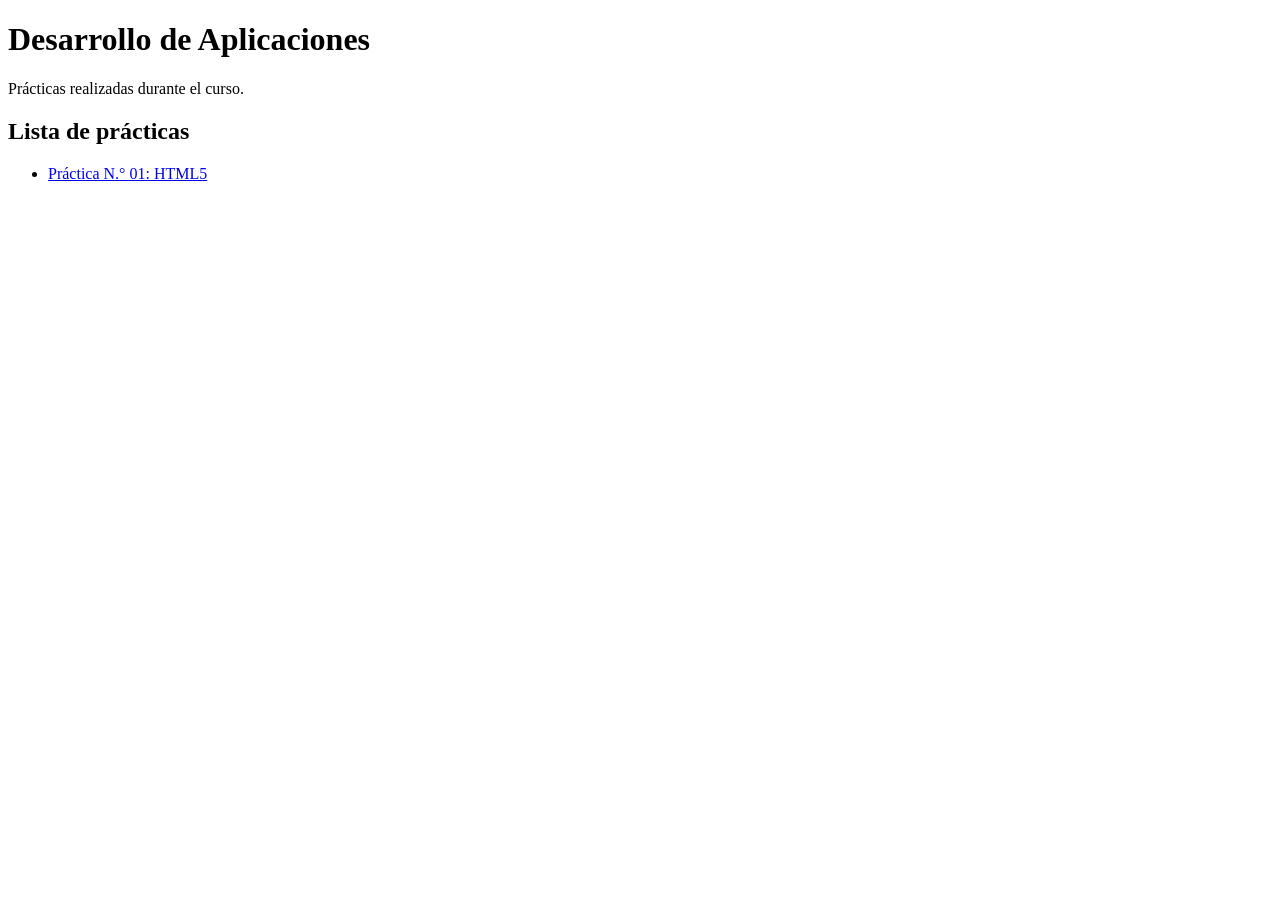
<file: index.html>
<!DOCTYPE html>
<html lang="es">
<head>
  <meta charset="UTF-8">
  <meta name="viewport" content="width=device-width, initial-scale=1.0">
  <title>Desarrollo de Aplicaciones</title>
</head>
<body>
  <header>
    <h1>Desarrollo de Aplicaciones</h1>
    <p>Prácticas realizadas durante el curso.</p>
  </header>

  <main>
    <h2>Lista de prácticas</h2>

    <ul>
      <li>
        <a href="Practica-01/index.html">
          Práctica N.° 01: HTML5
        </a>
      </li>
    </ul>
  </main>

</body>
</html>
</file>
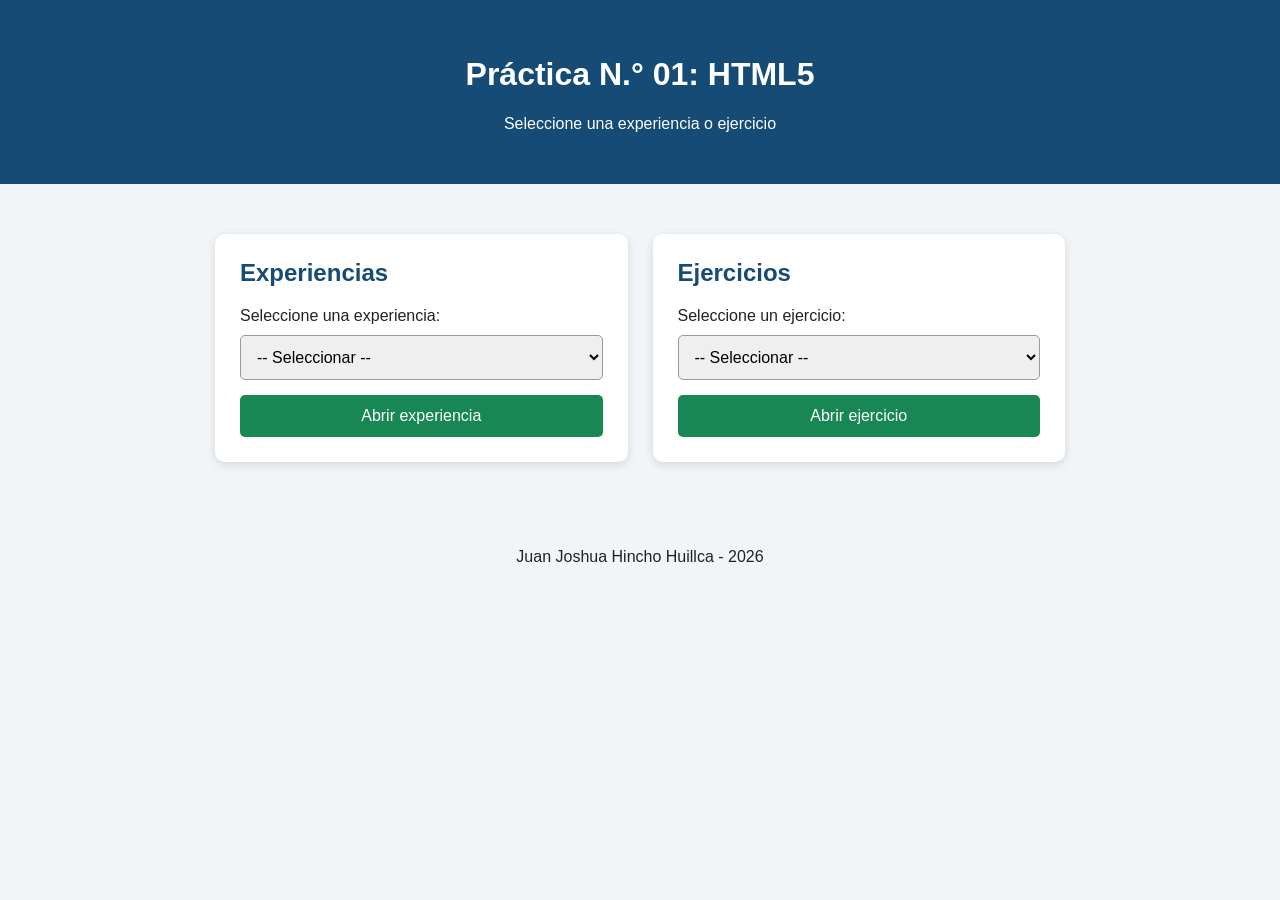
<file: Practica-01/index.html>
<!DOCTYPE html>
<html lang="es">
<head>
  <meta charset="UTF-8">
  <meta name="viewport" content="width=device-width, initial-scale=1.0">

  <meta
    name="description"
    content="Experiencias y ejercicios de la Práctica 01 de HTML5"
  >

  <title>Práctica 01 - HTML5</title>

  <style>
    body {
      font-family: Arial, sans-serif;
      background-color: #f2f5f8;
      margin: 0;
      color: #222;
    }

    header {
      background-color: #164b75;
      color: white;
      padding: 35px 20px;
      text-align: center;
    }

    main {
      max-width: 850px;
      margin: 30px auto;
      padding: 20px;
    }

    .contenedor {
      display: grid;
      grid-template-columns: repeat(auto-fit, minmax(280px, 1fr));
      gap: 25px;
    }

    .tarjeta {
      background-color: white;
      padding: 25px;
      border-radius: 10px;
      box-shadow: 0 3px 10px rgba(0, 0, 0, 0.12);
    }

    .tarjeta h2 {
      color: #164b75;
      margin-top: 0;
    }

    select {
      width: 100%;
      padding: 12px;
      margin-top: 10px;
      border: 1px solid #999;
      border-radius: 5px;
      font-size: 16px;
    }

    button {
      width: 100%;
      margin-top: 15px;
      padding: 12px;
      border: none;
      border-radius: 5px;
      background-color: #198754;
      color: white;
      font-size: 16px;
      cursor: pointer;
    }

    button:hover {
      background-color: #12663f;
    }

    footer {
      text-align: center;
      padding: 20px;
    }
  </style>
</head>

<body>

  <header>
    <h1>Práctica N.° 01: HTML5</h1>
    <p>Seleccione una experiencia o ejercicio</p>
  </header>

  <main>
    <div class="contenedor">

      <section class="tarjeta">
        <h2>Experiencias</h2>

        <label for="experiencia">
          Seleccione una experiencia:
        </label>

        <select id="experiencia">
          <option value="">-- Seleccionar --</option>

          <option value="Experiencias/Experiencia-01/index.html">
            Experiencia 01: Elementos HTML
          </option>

          <option value="Experiencias/Experiencia-02/index.html">
            Experiencia 02: Formularios
          </option>

          <option value="Experiencias/Experiencia-03/index.html">
            Experiencia 03: Tablas
          </option>

          <option value="Experiencias/Experiencia-04/index.html">
            Experiencia 04: Metadata
          </option>
        </select>

        <button type="button" onclick="abrirExperiencia()">
          Abrir experiencia
        </button>
      </section>

      <section class="tarjeta">
        <h2>Ejercicios</h2>

        <label for="ejercicio">
          Seleccione un ejercicio:
        </label>

        <select id="ejercicio">
          <option value="">-- Seleccionar --</option>

          <option value="Ejercicios/Ejercicio-01/index.html">
            Ejercicio 01: Portafolio personal
          </option>

          <option value="Ejercicios/Ejercicio-02/index.html">
            Ejercicio 02: Formulario de registro
          </option>

          <option value="Ejercicios/Ejercicio-03/index.html">
            Ejercicio 03: Página de producto
          </option>
        </select>

        <button type="button" onclick="abrirEjercicio()">
          Abrir ejercicio
        </button>
      </section>

    </div>
  </main>

  <footer>
    <p>Juan Joshua Hincho Huillca - 2026</p>
  </footer>

  <script>
    function abrirExperiencia() {
      const ruta = document.getElementById("experiencia").value;

      if (ruta === "") {
        alert("Seleccione una experiencia.");
        return;
      }

      window.location.href = ruta;
    }

    function abrirEjercicio() {
      const ruta = document.getElementById("ejercicio").value;

      if (ruta === "") {
        alert("Seleccione un ejercicio.");
        return;
      }

      window.location.href = ruta;
    }
  </script>

</body>
</html>
</file>
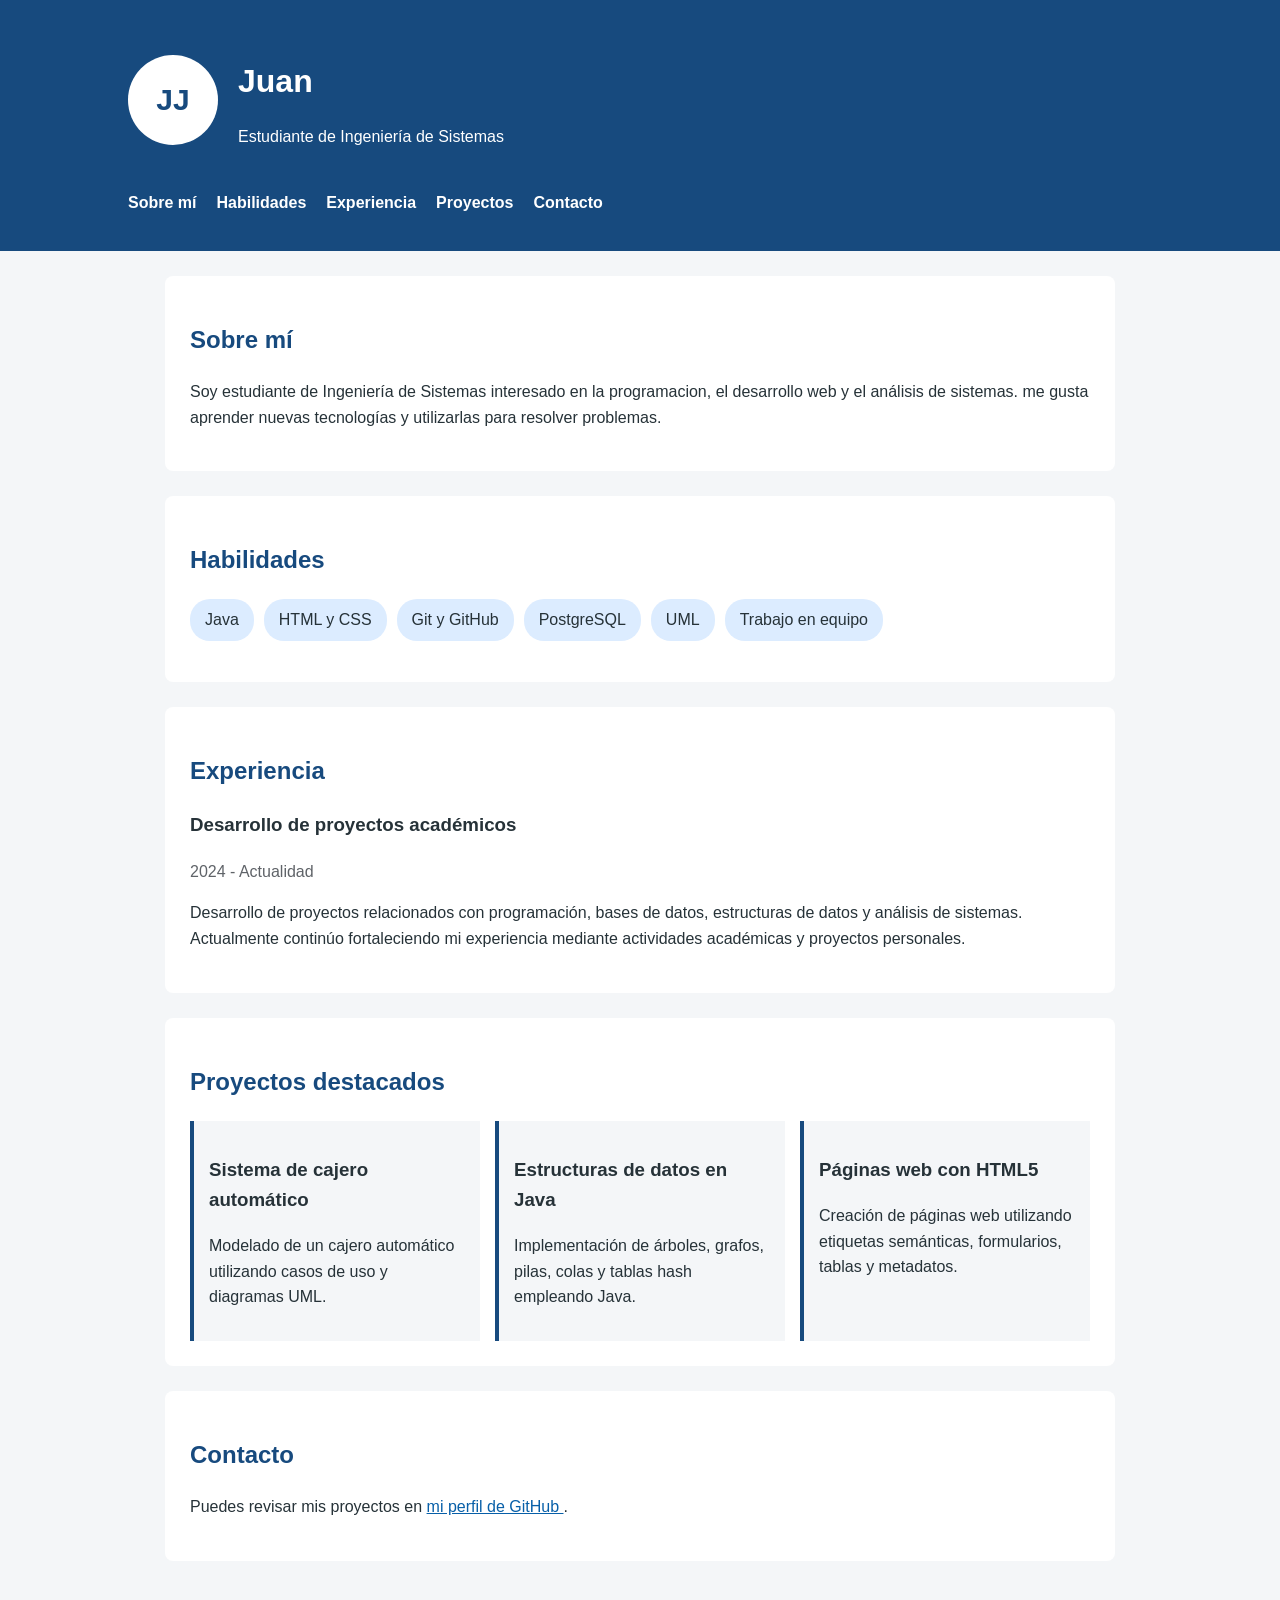
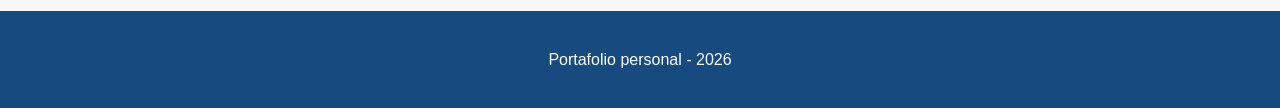
<file: Practica-01/Ejercicios/Ejercicio-01/index.html>
<!DOCTYPE html>
<html lang="es">
<head>
    <meta charset="UTF-8">
    <meta name="viewport" content="width=device-width, initial-scale=1.0">

    <title>Portafolio | Personal</title>

    <meta name="description"
          content="Portafolio de Juan Joshua , estudiante de Ingeniería de Sistemas con conocimientos en programación y desarrollo web.">

    <meta name="author" content="Juan Joshua Hincho Huillca">

    <link rel="stylesheet" href="estilos.css">
</head>

<body>
    <a class="saltar" href="#contenido">Saltar al contenido</a>

    <header>
        <div class="presentacion">
            <div class="iniciales" aria-hidden="true">JJ</div>

            <div>
                <h1>Juan </h1>
                <p>Estudiante de Ingeniería de Sistemas</p>
            </div>
        </div>

        <nav aria-label="Navegación principal">
            <a href="#sobre-mi">Sobre mí</a>
            <a href="#habilidades">Habilidades</a>
            <a href="#experiencia">Experiencia</a>
            <a href="#proyectos">Proyectos</a>
            <a href="#contacto">Contacto</a>
        </nav>
    </header>

    <main id="contenido">
        <section id="sobre-mi">
            <h2>Sobre mí</h2>

            <p>
                Soy estudiante de Ingeniería de Sistemas interesado en la
                programacion, el desarrollo web y el análisis de sistemas.
                me gusta aprender nuevas tecnologías y utilizarlas para
                resolver problemas.
            </p>
        </section>

        <section id="habilidades">
            <h2>Habilidades</h2>

            <ul class="habilidades">
                <li>Java</li>
                <li>HTML y CSS</li>
                <li>Git y GitHub</li>
                <li>PostgreSQL</li>
                <li>UML</li>
                <li>Trabajo en equipo</li>
            </ul>
        </section>

        <section id="experiencia">
            <h2>Experiencia</h2>

            <article>
                <h3>Desarrollo de proyectos académicos</h3>
                <p class="fecha">2024 - Actualidad</p>

                <p>
                    Desarrollo de proyectos relacionados con programación,
                    bases de datos, estructuras de datos y análisis de sistemas.
                    Actualmente continúo fortaleciendo mi experiencia mediante
                    actividades académicas y proyectos personales.
                </p>
            </article>
        </section>

        <section id="proyectos">
            <h2>Proyectos destacados</h2>

            <div class="proyectos">
                <article>
                    <h3>Sistema de cajero automático</h3>
                    <p>
                        Modelado de un cajero automático utilizando casos de
                        uso y diagramas UML.
                    </p>
                </article>

                <article>
                    <h3>Estructuras de datos en Java</h3>
                    <p>
                        Implementación de árboles, grafos, pilas, colas y
                        tablas hash empleando Java.
                    </p>
                </article>

                <article>
                    <h3>Páginas web con HTML5</h3>
                    <p>
                        Creación de páginas web utilizando etiquetas
                        semánticas, formularios, tablas y metadatos.
                    </p>
                </article>
            </div>
        </section>

        <section id="contacto">
            <h2>Contacto</h2>

            <p>
                Puedes revisar mis proyectos en
                <a href="https://github.com/Joshua8801"
                   target="_blank"
                   rel="noopener noreferrer">
                    mi perfil de GitHub
                </a>.
            </p>
        </section>
    </main>

    <footer>
        <p>Portafolio personal - 2026</p>
    </footer>
</body>
</html>
</file>
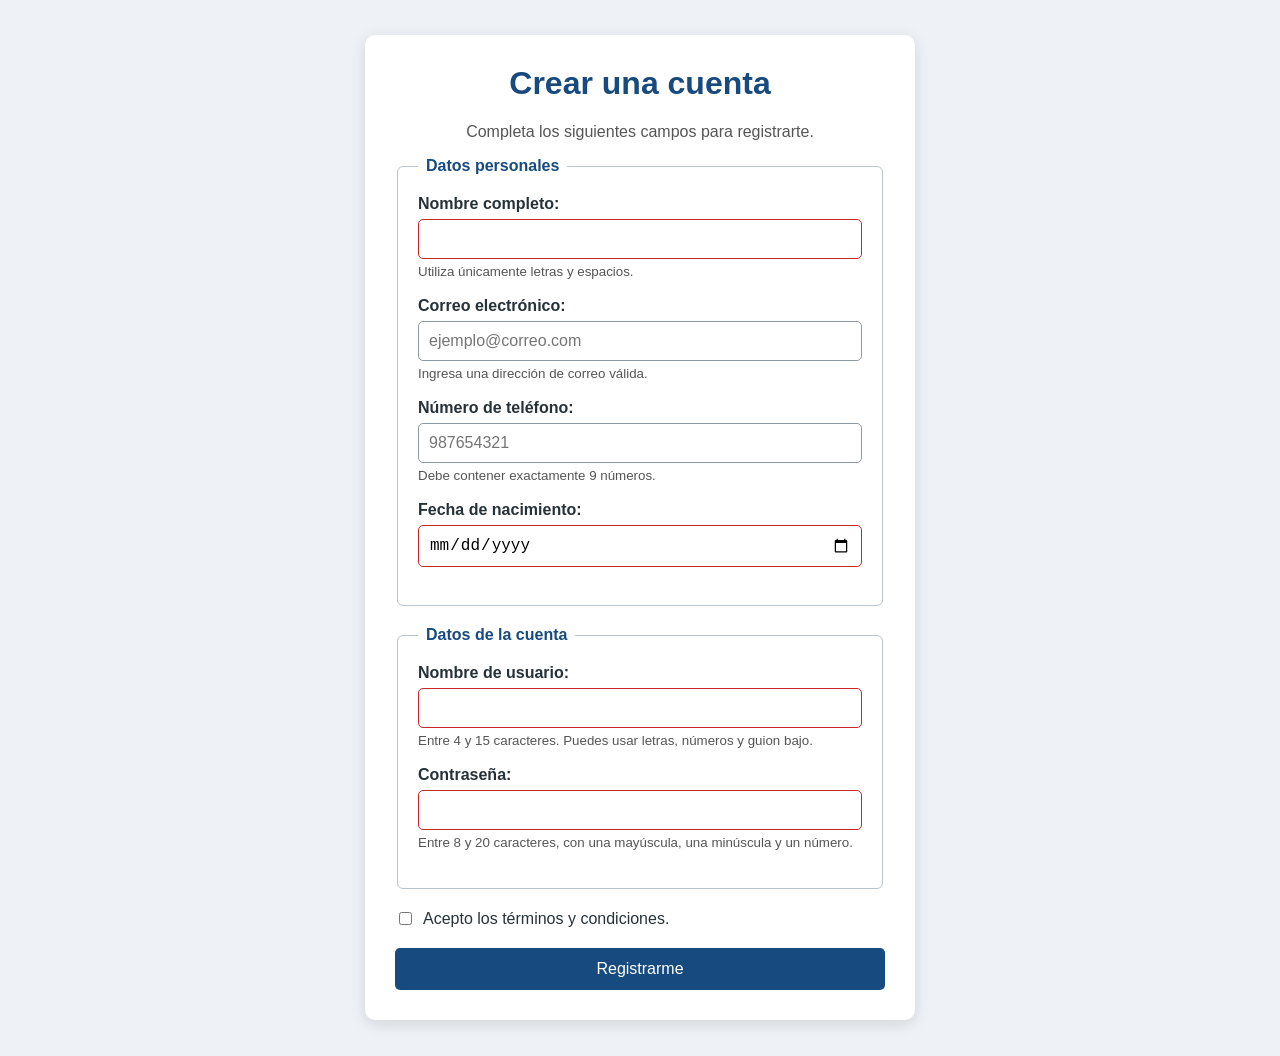
<file: Practica-01/Ejercicios/Ejercicio-02/index.html>
<!DOCTYPE html>
<html lang="es">
<head>
    <meta charset="UTF-8">
    <meta name="viewport" content="width=device-width, initial-scale=1.0">

    <title>Formulario de registro</title>

    <link rel="stylesheet" href="estilos.css">
</head>

<body>
    <main>
        <form action="#" method="post">
            <h1>Crear una cuenta</h1>

            <p class="indicacion">
                Completa los siguientes campos para registrarte.
            </p>

            <fieldset>
                <legend>Datos personales</legend>

                <div class="campo">
                    <label for="nombre">Nombre completo:</label>

                    <input type="text"
                           id="nombre"
                           name="nombre"
                           required
                           minlength="3"
                           maxlength="50"
                           pattern="[A-Za-zÁÉÍÓÚáéíóúÑñ ]+"
                           title="Ingresa únicamente letras y espacios">

                    <small>Utiliza únicamente letras y espacios.</small>
                </div>

                <div class="campo">
                    <label for="correo">Correo electrónico:</label>

                    <input type="email"
                           id="correo"
                           name="correo"
                           required
                           maxlength="80"
                           placeholder="ejemplo@correo.com">

                    <small>Ingresa una dirección de correo válida.</small>
                </div>

                <div class="campo">
                    <label for="telefono">Número de teléfono:</label>

                    <input type="tel"
                           id="telefono"
                           name="telefono"
                           required
                           pattern="[0-9]{9}"
                           minlength="9"
                           maxlength="9"
                           placeholder="987654321"
                           title="El teléfono debe contener 9 números">

                    <small>Debe contener exactamente 9 números.</small>
                </div>

                <div class="campo">
                    <label for="fecha">Fecha de nacimiento:</label>

                    <input type="date"
                           id="fecha"
                           name="fecha"
                           required>
                </div>
            </fieldset>

            <fieldset>
                <legend>Datos de la cuenta</legend>

                <div class="campo">
                    <label for="usuario">Nombre de usuario:</label>

                    <input type="text"
                           id="usuario"
                           name="usuario"
                           required
                           minlength="4"
                           maxlength="15"
                           pattern="[A-Za-z0-9_]+"
                           title="Utiliza letras, números o guion bajo">

                    <small>
                        Entre 4 y 15 caracteres. Puedes usar letras, números
                        y guion bajo.
                    </small>
                </div>

                <div class="campo">
                    <label for="contrasena">Contraseña:</label>

                    <input type="password"
                           id="contrasena"
                           name="contrasena"
                           required
                           minlength="8"
                           maxlength="20"
                           pattern="(?=.*[a-z])(?=.*[A-Z])(?=.*[0-9]).{8,20}"
                           title="Debe incluir una mayúscula, una minúscula y un número">

                    <small>
                        Entre 8 y 20 caracteres, con una mayúscula,
                        una minúscula y un número.
                    </small>
                </div>
            </fieldset>

            <div class="terminos">
                <input type="checkbox"
                       id="terminos"
                       name="terminos"
                       required>

                <label for="terminos">
                    Acepto los términos y condiciones.
                </label>
            </div>

            <button type="submit">Registrarme</button>
        </form>
    </main>
</body>
</html>
</file>
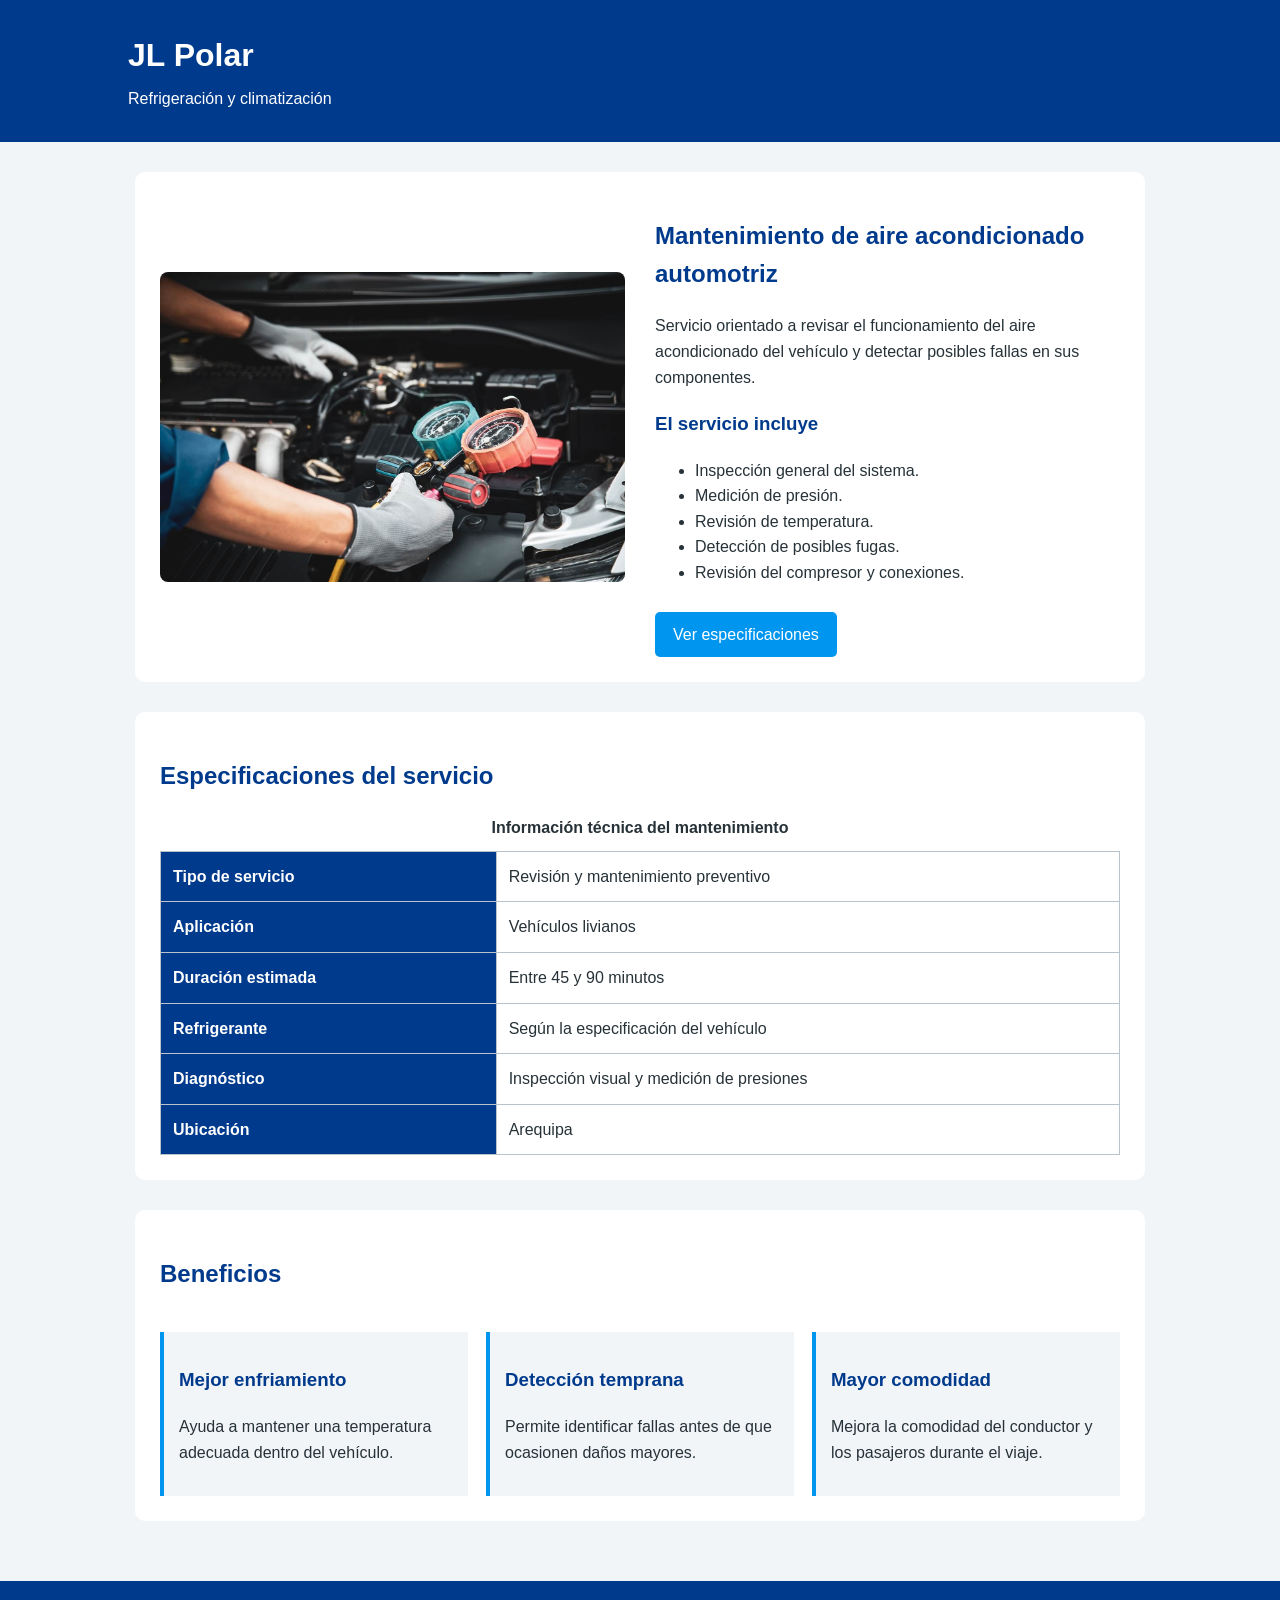
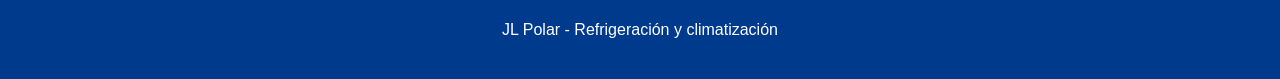
<file: Practica-01/Ejercicios/Ejercicio-03/index.html>
<!DOCTYPE html>
<html lang="es">
<head>
    <meta charset="UTF-8">
    <meta name="viewport" content="width=device-width, initial-scale=1.0">

    <title>Mantenimiento de aire acondicionado | JL Polar</title>

    <meta name="description"
          content="Servicio de revisión y mantenimiento de aire acondicionado automotriz en Arequipa.">

    <!-- Open Graph -->
    <meta property="og:title"
          content="Mantenimiento de aire acondicionado - JL Polar">

    <meta property="og:type"
          content="website">

    <meta property="og:description"
          content="Revisión y mantenimiento del sistema de aire acondicionado de tu vehículo.">

    <meta property="og:image"
          content="https://joshua8801.github.io/Desarrollo-de-Aplicacion/Practica-01/Ejercicios/Ejercicio-03-Producto/imagenes/servicio-aire-acondicionado.jpg">

    <meta property="og:url"
          content="https://joshua8801.github.io/Desarrollo-de-Aplicacion/Practica-01/Ejercicios/Ejercicio-03-Producto/">

    <!-- Twitter Card -->
    <meta name="twitter:card"
          content="summary_large_image">

    <meta name="twitter:title"
          content="Mantenimiento de aire acondicionado - JL Polar">

    <meta name="twitter:description"
          content="Servicio de revisión y mantenimiento de aire acondicionado automotriz.">

    <meta name="twitter:image"
          content="https://joshua8801.github.io/Desarrollo-de-Aplicacion/Practica-01/Ejercicios/Ejercicio-03-Producto/imagenes/servicio-aire-acondicionado.jpg">

    <link rel="stylesheet" href="estilos.css">
</head>

<body>
    <header>
        <h1>JL Polar</h1>
        <p>Refrigeración y climatización</p>
    </header>

    <main>
        <section class="servicio">
            <div class="imagen">
                <img src="imagenes/servicio-aire-acondicionado.jpg"
                     alt="Revisión del sistema de aire acondicionado de un automóvil">
            </div>

            <div class="descripcion">
                <h2>Mantenimiento de aire acondicionado automotriz</h2>

                <p>
                    Servicio orientado a revisar el funcionamiento del aire
                    acondicionado del vehículo y detectar posibles fallas en
                    sus componentes.
                </p>

                <h3>El servicio incluye</h3>

                <ul>
                    <li>Inspección general del sistema.</li>
                    <li>Medición de presión.</li>
                    <li>Revisión de temperatura.</li>
                    <li>Detección de posibles fugas.</li>
                    <li>Revisión del compresor y conexiones.</li>
                </ul>

                <a class="boton" href="#especificaciones">
                    Ver especificaciones
                </a>
            </div>
        </section>

        <section id="especificaciones">
            <h2>Especificaciones del servicio</h2>

            <table>
                <caption>
                    Información técnica del mantenimiento
                </caption>

                <tr>
                    <th scope="row">Tipo de servicio</th>
                    <td>Revisión y mantenimiento preventivo</td>
                </tr>

                <tr>
                    <th scope="row">Aplicación</th>
                    <td>Vehículos livianos</td>
                </tr>

                <tr>
                    <th scope="row">Duración estimada</th>
                    <td>Entre 45 y 90 minutos</td>
                </tr>

                <tr>
                    <th scope="row">Refrigerante</th>
                    <td>Según la especificación del vehículo</td>
                </tr>

                <tr>
                    <th scope="row">Diagnóstico</th>
                    <td>Inspección visual y medición de presiones</td>
                </tr>

                <tr>
                    <th scope="row">Ubicación</th>
                    <td>Arequipa</td>
                </tr>
            </table>
        </section>

        <section class="beneficios">
            <h2>Beneficios</h2>

            <article>
                <h3>Mejor enfriamiento</h3>
                <p>
                    Ayuda a mantener una temperatura adecuada dentro del
                    vehículo.
                </p>
            </article>

            <article>
                <h3>Detección temprana</h3>
                <p>
                    Permite identificar fallas antes de que ocasionen daños
                    mayores.
                </p>
            </article>

            <article>
                <h3>Mayor comodidad</h3>
                <p>
                    Mejora la comodidad del conductor y los pasajeros durante
                    el viaje.
                </p>
            </article>
        </section>
    </main>

    <footer>
        <p>JL Polar - Refrigeración y climatización</p>
    </footer>
</body>
</html>
</file>
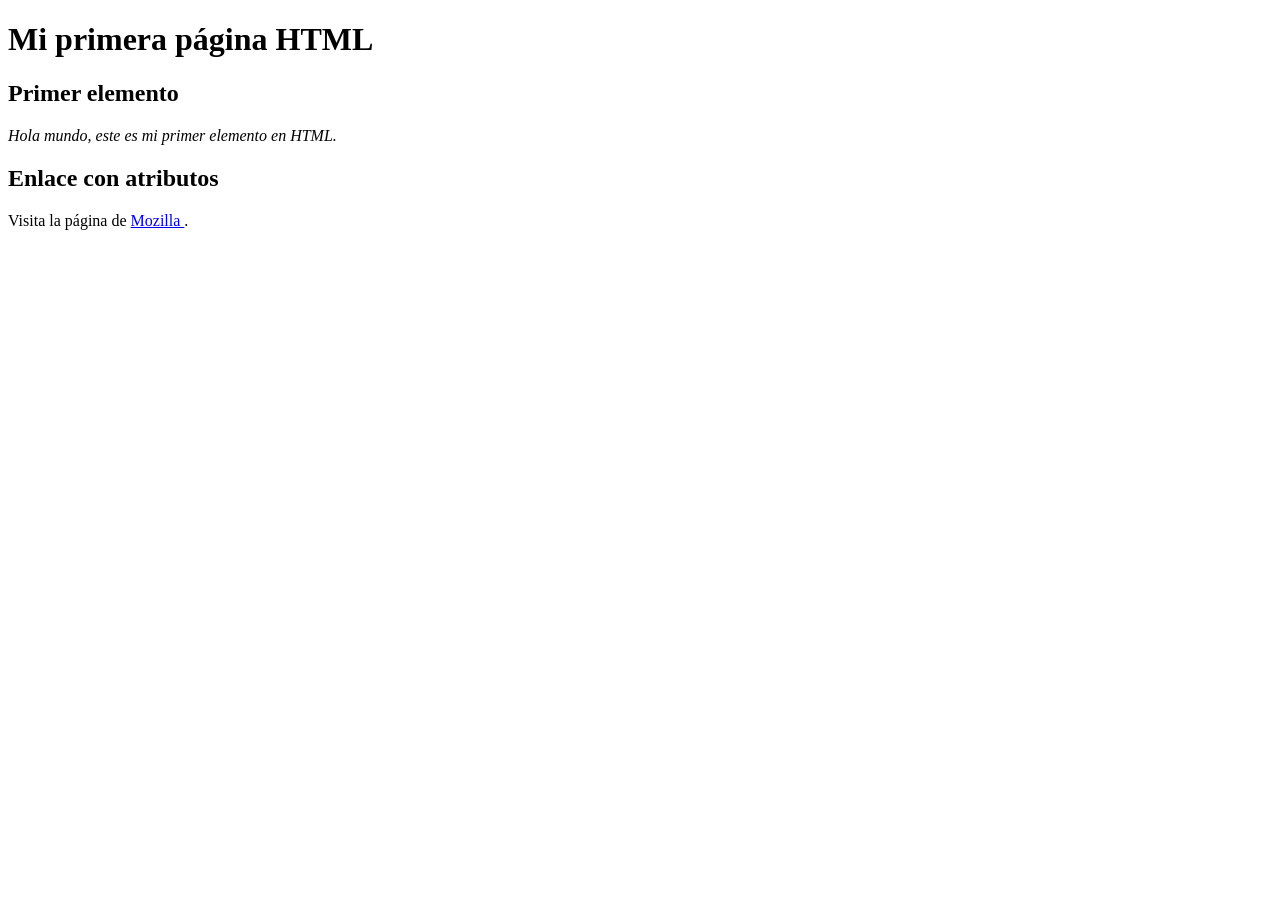
<file: Practica-01/Experiencias/Experiencia-01/index.html>
<!DOCTYPE html>
<html lang="es">
<head>
    <meta charset="UTF-8">
    <meta name="viewport" content="width=device-width, initial-scale=1.0">
    <title>Experiencia 01</title>
</head>

<body>
    <h1>Mi primera página HTML</h1>

    <h2>Primer elemento</h2>

    <p>
        <em>Hola mundo, este es mi primer elemento en HTML.</em>
    </p>

    <h2>Enlace con atributos</h2>

    <p>
        Visita la página de

        <a href="https://www.mozilla.org/"
           title="Página principal de Mozilla"
           target="_blank">
            Mozilla
        </a>.
    </p>
</body>
</html>
</file>
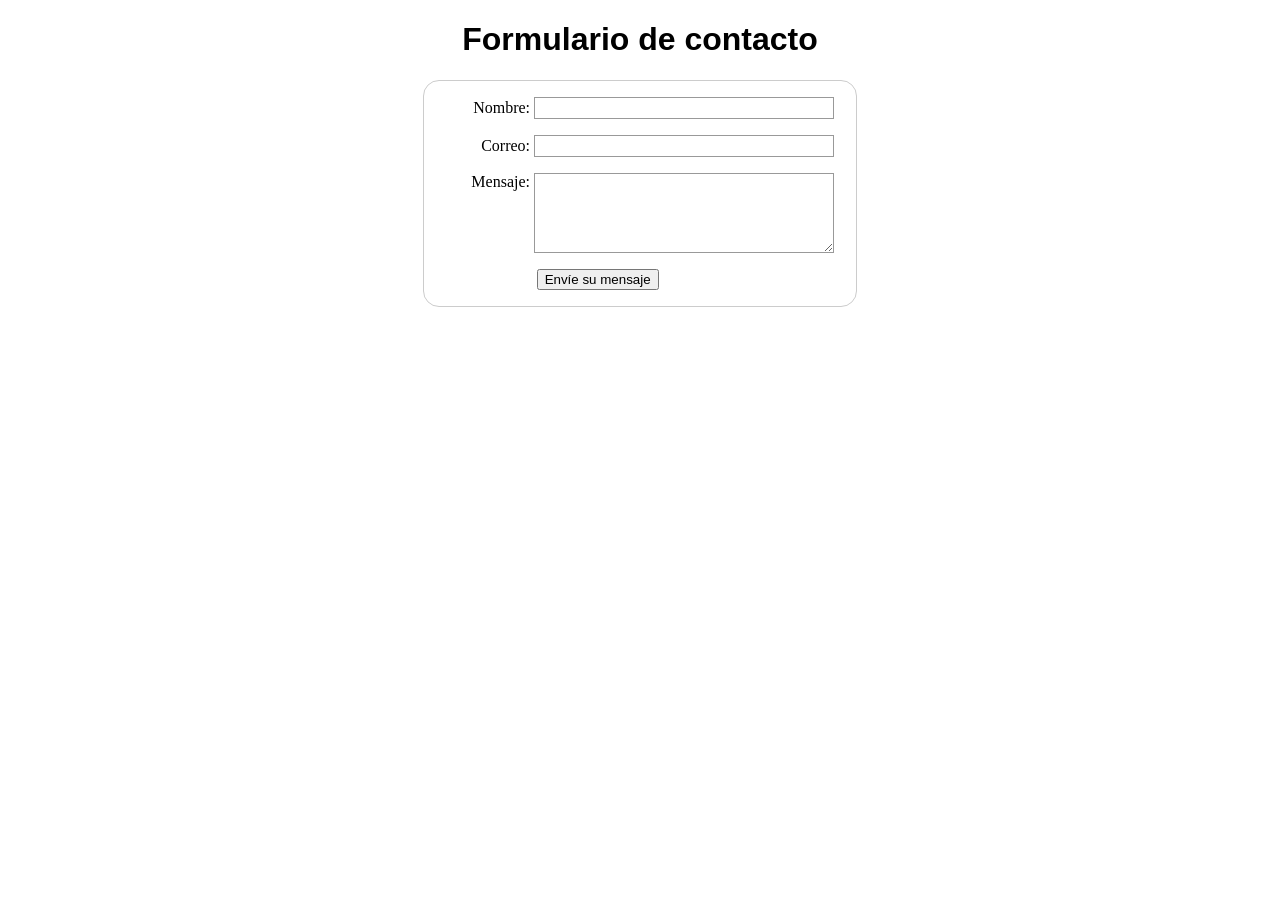
<file: Practica-01/Experiencias/Experiencia-02/index.html>
<!DOCTYPE html>
<html lang="es">
<head>
    <meta charset="UTF-8">
    <title>Formulario web</title>

    <style>

        h1 {
            text-align: center;
            font-family: Arial, sans-serif;
        }
        
        form {
            margin: 0 auto;
            width: 400px;
            padding: 1em;
            border: 1px solid #CCC;
            border-radius: 1em;
        }

        ul {
            list-style: none;
            padding: 0;
            margin: 0;
        }

        form li + li {
            margin-top: 1em;
        }

        label {
            display: inline-block;
            width: 90px;
            text-align: right;
        }

        input,
        textarea {
            font: 1em sans-serif;
            width: 300px;
            box-sizing: border-box;
            border: 1px solid #999;
        }

        input:focus,
        textarea:focus {
            border-color: #000;
        }

        textarea {
            vertical-align: top;
            height: 5em;
        }

        .button {
            padding-left: 90px;
        }

        button {
            margin-left: .5em;
        }
    </style>
</head>

<body>
    <h1>Formulario de contacto</h1>
    <form action="/my-handling-form-page" method="post">
        <ul>
            <li>
                <label for="name">Nombre:</label>
                <input type="text" id="name" name="user_name">
            </li>

            <li>
                <label for="mail">Correo:</label>
                <input type="email" id="mail" name="user_email">
            </li>

            <li>
                <label for="msg">Mensaje:</label>
                <textarea id="msg" name="user_message"></textarea>
            </li>

            <li class="button">
                <button type="submit">Envíe su mensaje</button>
            </li>
        </ul>
    </form>
</body>
</html>
</file>
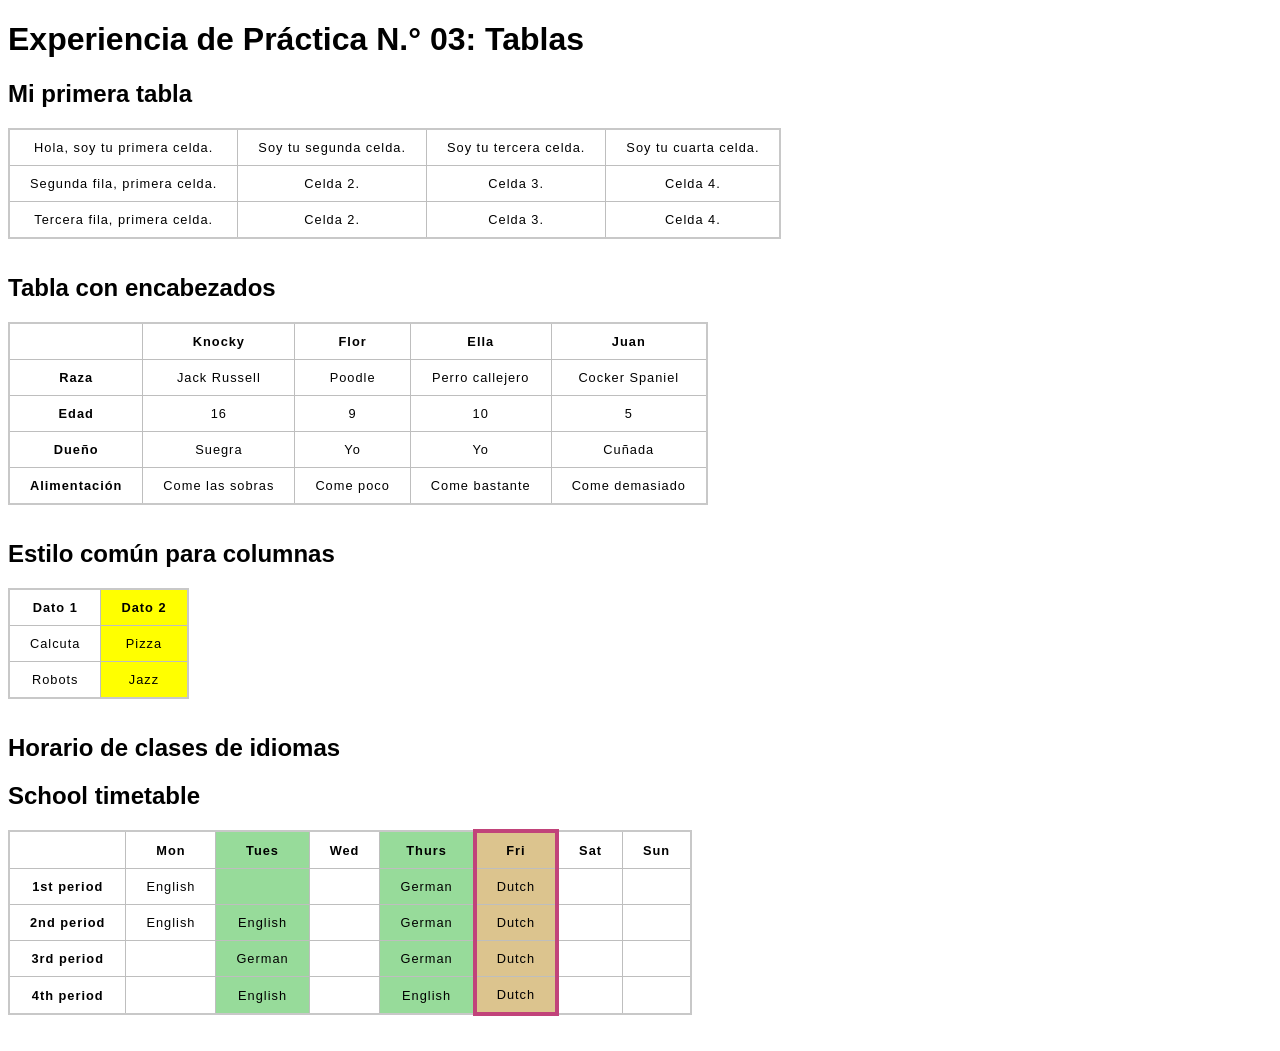
<file: Practica-01/Experiencias/Experiencia-03/index.html>
<!DOCTYPE html>
<html lang="es">
<head>
    <meta charset="UTF-8">
    <meta name="viewport" content="width=device-width">
    <title>Experiencia 03 - Tablas</title>
    <link rel="stylesheet" href="minimal-table.css">
</head>

<body>
    <h1>Experiencia de Práctica N.° 03: Tablas</h1>

    <h2>Mi primera tabla</h2>

    <table>
        <tr>
            <td>Hola, soy tu primera celda.</td>
            <td>Soy tu segunda celda.</td>
            <td>Soy tu tercera celda.</td>
            <td>Soy tu cuarta celda.</td>
        </tr>

        <tr>
            <td>Segunda fila, primera celda.</td>
            <td>Celda 2.</td>
            <td>Celda 3.</td>
            <td>Celda 4.</td>
        </tr>

        <tr>
            <td>Tercera fila, primera celda.</td>
            <td>Celda 2.</td>
            <td>Celda 3.</td>
            <td>Celda 4.</td>
        </tr>
    </table>

    <h2>Tabla con encabezados</h2>

    <table>
        <tr>
            <td>&nbsp;</td>
            <th>Knocky</th>
            <th>Flor</th>
            <th>Ella</th>
            <th>Juan</th>
        </tr>

        <tr>
            <th>Raza</th>
            <td>Jack Russell</td>
            <td>Poodle</td>
            <td>Perro callejero</td>
            <td>Cocker Spaniel</td>
        </tr>

        <tr>
            <th>Edad</th>
            <td>16</td>
            <td>9</td>
            <td>10</td>
            <td>5</td>
        </tr>

        <tr>
            <th>Dueño</th>
            <td>Suegra</td>
            <td>Yo</td>
            <td>Yo</td>
            <td>Cuñada</td>
        </tr>

        <tr>
            <th>Alimentación</th>
            <td>Come las sobras</td>
            <td>Come poco</td>
            <td>Come bastante</td>
            <td>Come demasiado</td>
        </tr>
    </table>

    <h2>Estilo común para columnas</h2>

    <table>
        <colgroup>
            <col>
            <col style="background-color: yellow">
        </colgroup>

        <tr>
            <th>Dato 1</th>
            <th>Dato 2</th>
        </tr>

        <tr>
            <td>Calcuta</td>
            <td>Pizza</td>
        </tr>

        <tr>
            <td>Robots</td>
            <td>Jazz</td>
        </tr>
    </table>

    <h2>Horario de clases de idiomas</h2>

<h2>School timetable</h2>

    <table>
        <colgroup>
            <col span="2">
            <col style="background-color: #97DB9A">
            <col style="width: 42px">
            <col style="background-color: #97DB9A">
            <col style="background-color: #DCC48E; border: 4px solid #C1437A">
            <col span="2" style="width: 42px">
        </colgroup>

        <tr>
            <td>&nbsp;</td>
            <th>Mon</th>
            <th>Tues</th>
            <th>Wed</th>
            <th>Thurs</th>
            <th>Fri</th>
            <th>Sat</th>
            <th>Sun</th>
        </tr>

        <tr>
            <th>1st period</th>
            <td>English</td>
            <td>&nbsp;</td>
            <td>&nbsp;</td>
            <td>German</td>
            <td>Dutch</td>
            <td>&nbsp;</td>
            <td>&nbsp;</td>
        </tr>

        <tr>
            <th>2nd period</th>
            <td>English</td>
            <td>English</td>
            <td>&nbsp;</td>
            <td>German</td>
            <td>Dutch</td>
            <td>&nbsp;</td>
            <td>&nbsp;</td>
        </tr>

        <tr>
            <th>3rd period</th>
            <td>&nbsp;</td>
            <td>German</td>
            <td>&nbsp;</td>
            <td>German</td>
            <td>Dutch</td>
            <td>&nbsp;</td>
            <td>&nbsp;</td>
        </tr>

        <tr>
            <th>4th period</th>
            <td>&nbsp;</td>
            <td>English</td>
            <td>&nbsp;</td>
            <td>English</td>
            <td>Dutch</td>
            <td>&nbsp;</td>
            <td>&nbsp;</td>
        </tr>
    </table>
</body>
</html>
</file>
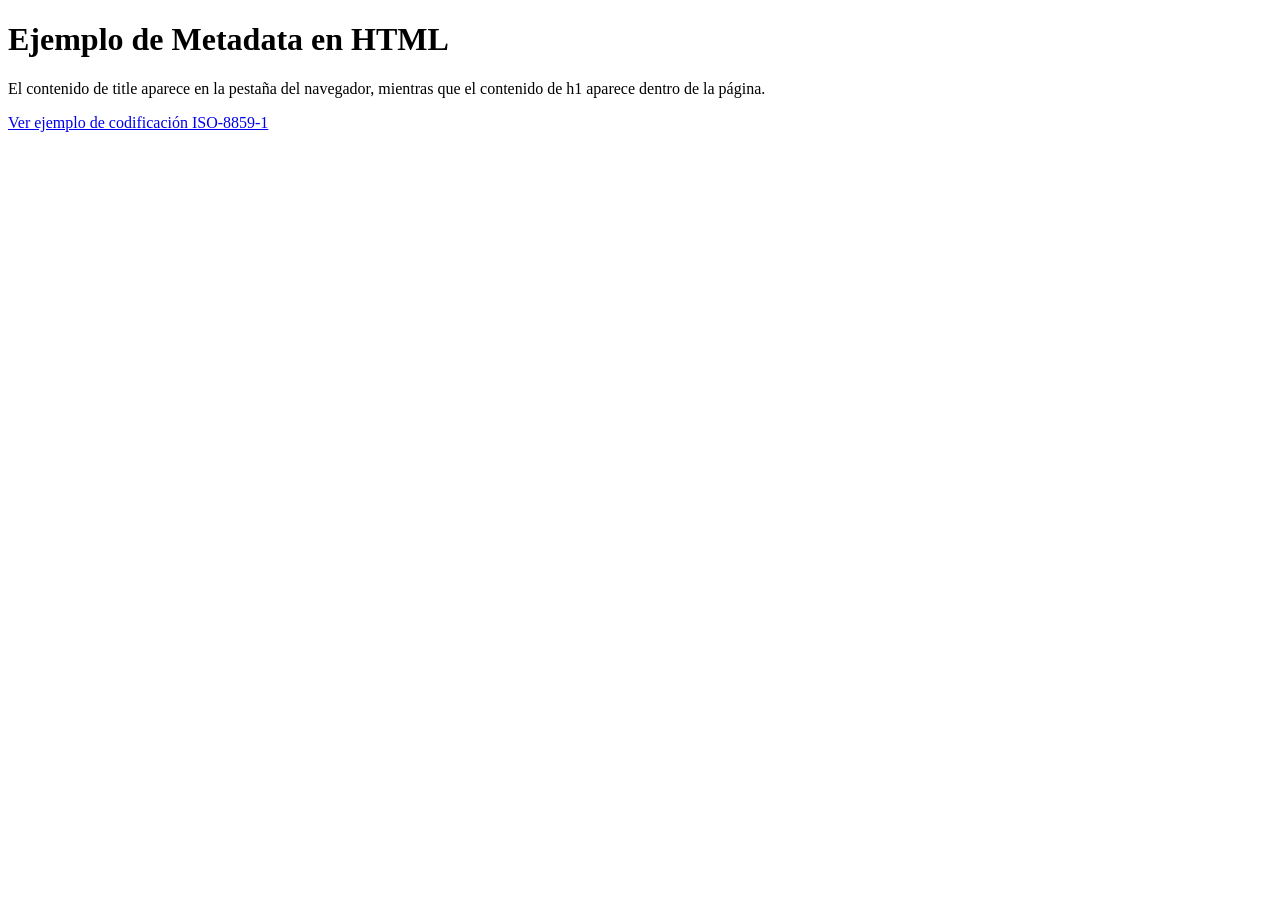
<file: Practica-01/Experiencias/Experiencia-04/index.html>
<!DOCTYPE html>
<html lang="es" prefix="og: https://ogp.me/ns#">
<head>
    <meta charset="UTF-8">
    <meta name="viewport" content="width=device-width">

    <title>Experiencia 04 - Metadata</title>

    <meta name="description"
          content="Página de ejemplo sobre el uso de metadatos en HTML5.">

    <!-- Open Graph -->
    <meta property="og:title"
          content="Experiencia 04 - Metadata">

    <meta property="og:type"
          content="website">

    <meta property="og:image"
          content="https://joshua8801.github.io/Desarrollo-de-Aplicacion/practica-01/experiencias/experiencia-04-metadata/imagen-metadata.jpg">

    <meta property="og:url"
          content="https://joshua8801.github.io/Desarrollo-de-Aplicacion/practica-01/experiencias/experiencia-04-metadata/">

    <meta property="og:description"
          content="Ejemplo del uso de Metadata, Open Graph y Twitter Cards.">

    <!-- Twitter Card -->
    <meta name="twitter:card"
          content="summary_large_image">

    <meta name="twitter:title"
          content="Experiencia 04 - Metadata">

    <meta name="twitter:description"
          content="Ejemplo del uso de Metadata, Open Graph y Twitter Cards.">

    <meta name="twitter:image"
          content="https://joshua8801.github.io/Desarrollo-de-Aplicacion/practica-01/experiencias/experiencia-04-metadata/imagen-metadata.jpg">
</head>

<body>
    <h1>Ejemplo de Metadata en HTML</h1>

    <p>
        El contenido de title aparece en la pestaña del navegador,
        mientras que el contenido de h1 aparece dentro de la página.
    </p>

    <p>
        <a href="charset-iso.html">
            Ver ejemplo de codificación ISO-8859-1
        </a>
    </p>
</body>
</html>
</file>
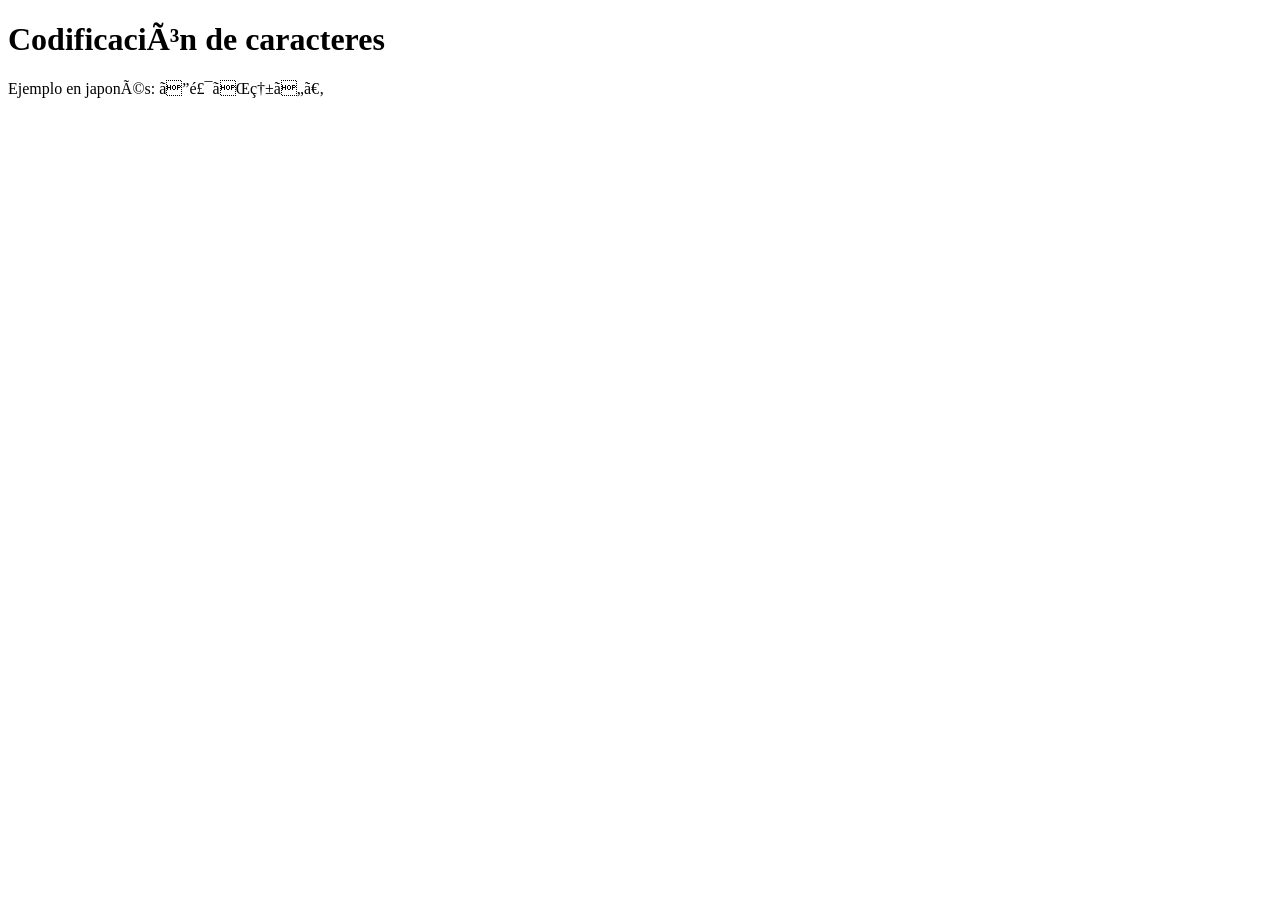
<file: Practica-01/Experiencias/Experiencia-04/charset-iso.html>
<!DOCTYPE html>
<html lang="es">
<head>
    <meta charset="ISO-8859-1">
    <meta name="viewport" content="width=device-width">
    <title>Ejemplo de codificación</title>
</head>

<body>
    <h1>Codificación de caracteres</h1>

    <p>Ejemplo en japonés: ご飯が熱い。</p>
</body>
</html>
</file>
<file: Practica-01/Ejercicios/Ejercicio-01/estilos.css>
* {
    box-sizing: border-box;
}

html {
    scroll-behavior: smooth;
}

body {
    margin: 0;
    font-family: Arial, sans-serif;
    color: #263238;
    background-color: #f4f6f8;
    line-height: 1.6;
}

.saltar {
    position: absolute;
    left: -999px;
}

.saltar:focus {
    left: 10px;
    top: 10px;
    padding: 10px;
    background-color: white;
    color: black;
}

header {
    padding: 35px 10%;
    color: white;
    background-color: #174a7e;
}

.presentacion {
    display: flex;
    align-items: center;
    gap: 20px;
}

.iniciales {
    display: flex;
    align-items: center;
    justify-content: center;
    width: 90px;
    height: 90px;
    border-radius: 50%;
    background-color: white;
    color: #174a7e;
    font-size: 30px;
    font-weight: bold;
}

h1 {
    margin-bottom: 5px;
}

nav {
    display: flex;
    flex-wrap: wrap;
    gap: 20px;
    margin-top: 25px;
}

nav a {
    color: white;
    text-decoration: none;
    font-weight: bold;
}

nav a:hover,
nav a:focus {
    text-decoration: underline;
}

main {
    max-width: 1000px;
    margin: auto;
    padding: 25px;
}

section {
    margin-bottom: 25px;
    padding: 25px;
    background-color: white;
    border-radius: 8px;
}

h2 {
    color: #174a7e;
}

.habilidades {
    display: flex;
    flex-wrap: wrap;
    gap: 10px;
    padding: 0;
    list-style: none;
}

.habilidades li {
    padding: 8px 15px;
    border-radius: 20px;
    background-color: #dcecff;
}

.proyectos {
    display: grid;
    grid-template-columns: repeat(3, 1fr);
    gap: 15px;
}

.proyectos article {
    padding: 15px;
    border-left: 4px solid #174a7e;
    background-color: #f4f6f8;
}

.fecha {
    color: #5f6368;
}

a {
    color: #075fa8;
}

a:focus {
    outline: 3px solid #f4b400;
}

footer {
    padding: 20px;
    text-align: center;
    color: white;
    background-color: #174a7e;
}

@media (max-width: 700px) {
    .proyectos {
        grid-template-columns: 1fr;
    }

    .presentacion {
        align-items: flex-start;
        flex-direction: column;
    }
}
</file>
<file: Practica-01/Ejercicios/Ejercicio-02/estilos.css>
* {
    box-sizing: border-box;
}

body {
    margin: 0;
    font-family: Arial, sans-serif;
    color: #263238;
    background-color: #eef2f6;
}

main {
    width: 90%;
    max-width: 550px;
    margin: 35px auto;
}

form {
    padding: 30px;
    background-color: white;
    border-radius: 10px;
    box-shadow: 0 4px 15px rgba(0, 0, 0, 0.12);
}

h1 {
    margin-top: 0;
    text-align: center;
    color: #174a7e;
}

.indicacion {
    text-align: center;
    color: #555;
}

fieldset {
    margin-bottom: 20px;
    padding: 20px;
    border: 1px solid #b8c4ce;
    border-radius: 6px;
}

legend {
    padding: 0 8px;
    font-weight: bold;
    color: #174a7e;
}

.campo {
    margin-bottom: 18px;
}

.campo label {
    display: block;
    margin-bottom: 6px;
    font-weight: bold;
}

.campo input {
    width: 100%;
    padding: 10px;
    border: 1px solid #8c9aa5;
    border-radius: 5px;
    font-size: 1rem;
}

.campo input:focus {
    outline: 3px solid #b9dcff;
    border-color: #174a7e;
}

.campo input:valid {
    border-color: #26834a;
}

.campo input:invalid:not(:placeholder-shown) {
    border-color: #c62828;
}

small {
    display: block;
    margin-top: 5px;
    color: #555;
}

.terminos {
    display: flex;
    align-items: center;
    gap: 8px;
    margin-bottom: 20px;
}

button {
    width: 100%;
    padding: 12px;
    border: none;
    border-radius: 5px;
    color: white;
    background-color: #174a7e;
    font-size: 1rem;
    cursor: pointer;
}

button:hover,
button:focus {
    background-color: #0d355c;
}
</file>
<file: Practica-01/Ejercicios/Ejercicio-03/estilos.css>
* {
    box-sizing: border-box;
}

body {
    margin: 0;
    font-family: Arial, sans-serif;
    color: #263238;
    background-color: #f2f5f8;
    line-height: 1.6;
}

header {
    padding: 25px 10%;
    color: white;
    background-color: #003a8c;
}

header h1,
header p {
    margin: 5px 0;
}

main {
    max-width: 1050px;
    margin: auto;
    padding: 30px 20px;
}

section {
    margin-bottom: 30px;
    padding: 25px;
    background-color: white;
    border-radius: 10px;
}

.servicio {
    display: grid;
    grid-template-columns: 1fr 1fr;
    gap: 30px;
    align-items: center;
}

.imagen img {
    display: block;
    width: 100%;
    border-radius: 8px;
}

h2,
h3 {
    color: #003a8c;
}

.boton {
    display: inline-block;
    margin-top: 10px;
    padding: 10px 18px;
    border-radius: 5px;
    color: white;
    background-color: #0096f0;
    text-decoration: none;
}

.boton:hover,
.boton:focus {
    background-color: #006db3;
}

table {
    width: 100%;
    border-collapse: collapse;
}

caption {
    margin-bottom: 10px;
    font-weight: bold;
}

th,
td {
    padding: 12px;
    border: 1px solid #b9c3cc;
    text-align: left;
}

th {
    width: 35%;
    color: white;
    background-color: #003a8c;
}

.beneficios {
    display: grid;
    grid-template-columns: repeat(3, 1fr);
    gap: 18px;
}

.beneficios h2 {
    grid-column: 1 / -1;
}

.beneficios article {
    padding: 15px;
    border-left: 4px solid #0096f0;
    background-color: #f2f5f8;
}

footer {
    padding: 20px;
    text-align: center;
    color: white;
    background-color: #003a8c;
}

@media (max-width: 700px) {
    .servicio,
    .beneficios {
        grid-template-columns: 1fr;
    }
}
</file>
<file: Practica-01/Experiencias/Experiencia-03/minimal-table.css>
html {
    font-family: sans-serif;
}

table {
    border-collapse: collapse;
    border: 2px solid rgb(200, 200, 200);
    letter-spacing: 1px;
    font-size: 0.8rem;
    margin-bottom: 35px;
}

td,
th {
    border: 1px solid rgb(190, 190, 190);
    padding: 10px 20px;
}

td {
    text-align: center;
}

caption {
    padding: 10px;
}
</file>
